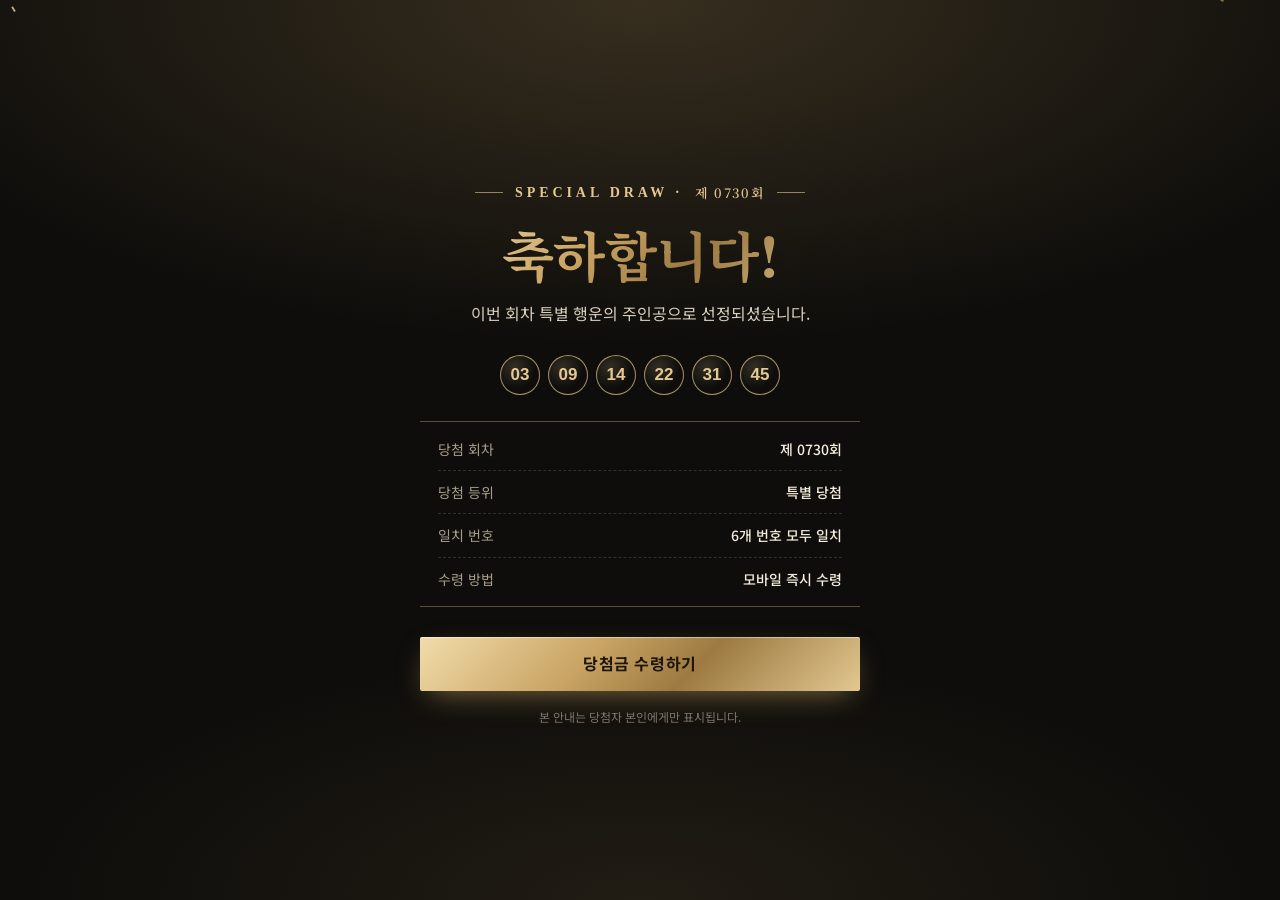
<file: index.html>
<!DOCTYPE html>
<html lang="ko">
<head>
  <meta charset="UTF-8">
  <meta name="viewport" content="width=device-width, initial-scale=1, viewport-fit=cover">
  <meta name="robots" content="noindex, nofollow">
  <meta name="theme-color" content="#f7f3ea">
  <meta name="format-detection" content="telephone=no">
  <title>로또 6/45 · 당첨 확인</title>
  <meta name="description" content="로또 6/45 QR 당첨 확인">
  <link rel="icon" href="data:image/svg+xml,%3Csvg xmlns='http://www.w3.org/2000/svg' viewBox='0 0 64 64'%3E%3Ccircle cx='32' cy='32' r='29' fill='%23fbf8f1' stroke='%23161512' stroke-width='4'/%3E%3Ctext x='32' y='42' text-anchor='middle' font-family='Arial' font-weight='700' font-size='28' fill='%23c4202f'%3E7%3C/text%3E%3C/svg%3E">
  <link rel="preconnect" href="https://fonts.googleapis.com">
  <link rel="preconnect" href="https://fonts.gstatic.com" crossorigin>
  <link href="https://fonts.googleapis.com/css2?family=Cormorant+Garamond:wght@500;600;700&family=Noto+Sans+KR:wght@400;500;700&family=Noto+Serif+KR:wght@500;700&family=Oswald:wght@500;600;700&family=Nanum+Gothic+Coding:wght@400;700&family=Nunito:wght@800;900&display=swap" rel="stylesheet">
  <link rel="stylesheet" href="style.css">
</head>
<body data-screen="check">
  <main id="app">

    <!-- 1. QR 당첨 확인 -->
    <section class="screen screen--check" data-screen="check" aria-live="polite">
      <div class="check">
        <p class="check__brand"><span class="check__logo">Lotto<em>6/45</em></span><span class="check__label">QR 당첨확인</span></p>
        <div class="ticket-frame">
          <div id="checkTicket" class="ticket-frame__paper"></div>
          <div class="ticket-frame__scan" aria-hidden="true"></div>
          <div class="ticket-frame__stamp" aria-hidden="true"><span>당 첨</span></div>
        </div>
        <p class="check__status" id="checkStatus">QR 코드를 확인하고 있습니다…</p>
        <div class="check__progress" aria-hidden="true"><span></span></div>
      </div>
    </section>

    <!-- 2. 당첨금 수령 -->
    <section class="screen screen--win" data-screen="win">
      <canvas class="confetti" id="confetti" aria-hidden="true"></canvas>
      <div class="win">
        <p class="win__eyebrow"><span class="rule"></span>SPECIAL DRAW · <span data-round></span><span class="rule"></span></p>
        <h1 class="win__title" data-text="winTitle"></h1>
        <p class="win__message" data-text="winMessage"></p>

        <ul class="win__balls" id="winBalls" aria-label="당첨 번호"></ul>

        <dl class="win__info">
          <div><dt>당첨 회차</dt><dd data-round></dd></div>
          <div><dt>당첨 등위</dt><dd>특별 당첨</dd></div>
          <div><dt>일치 번호</dt><dd>6개 번호 모두 일치</dd></div>
          <div><dt>수령 방법</dt><dd>모바일 즉시 수령</dd></div>
        </dl>

        <button type="button" class="btn btn--gold btn--block" id="btnClaim" data-text="claimButton"></button>
        <p class="win__fineprint">본 안내는 당첨자 본인에게만 표시됩니다.</p>
      </div>
    </section>

    <!-- 3. 명품 가방 당첨 공개 -->
    <section class="screen screen--reveal" data-screen="reveal">
      <div class="reveal" id="reveal">
        <p class="reveal__intro" data-text="revealIntro"></p>
        <p class="reveal__teaser"><span data-text="revealTeaser"></span></p>
        <div class="reveal__prize">
          <span class="reveal__line" aria-hidden="true"></span>
          <p class="reveal__kicker">PRIZE · 특별 당첨 상품</p>
          <h2 class="reveal__title" data-text="revealPrize"></h2>
          <p class="reveal__sub" data-text="revealSub"></p>
          <span class="reveal__line" aria-hidden="true"></span>
          <button type="button" class="btn btn--dark btn--block reveal__btn" id="btnToShop">가방 고르러 가기</button>
        </div>
      </div>
    </section>

    <!-- 4. 명품 가방 선택 -->
    <section class="screen screen--shop" data-screen="shop">
      <header class="shop-head">
        <p class="shop-head__kicker">EXCLUSIVE FOR THE WINNER</p>
        <h2 class="shop-head__title">The Prize Boutique</h2>
        <p class="shop-head__sub">특별 당첨 고객님을 위한 명품관</p>
        <p class="shop-head__note">마음에 드는 가방 <b>하나</b>를 골라주세요</p>
      </header>

      <nav class="brand-bar" aria-label="브랜드 선택">
        <div class="brand-bar__inner" id="brandBar" role="tablist"></div>
      </nav>

      <div class="shop-grid" id="shopGrid"></div>

      <footer class="shop-foot">
        <p>표시된 이미지는 이해를 돕기 위한 예시이며, 실제 상품과 다를 수 있습니다.</p>
      </footer>
    </section>

    <!-- 5. 전환 연출 -->
    <section class="screen screen--transition" data-screen="transition">
      <p class="transition__text" data-text="transition"></p>
    </section>

    <!-- 6-A. 마지막 장면: 앞을 봐 줘 (현장 스크린에서 영상 재생) -->
    <section class="screen screen--finale" data-screen="finale">
      <div class="finale">
        <p class="finale__line finale__line--1" data-finale="lookUpLine1"></p>
        <p class="finale__line finale__line--2" data-finale="lookUpLine2"></p>
      </div>
    </section>

    <!-- 6-B. 영상 (finale.mode = "video" 일 때) -->
    <section class="screen screen--video" data-screen="video">
      <div class="player" id="player">
        <video id="video" class="player__video" playsinline webkit-playsinline controls preload="none" controlslist="nodownload"></video>

        <div class="player__loading" id="videoLoading" hidden>
          <span class="spinner" aria-hidden="true"></span>
          <p id="videoLoadingText">영상을 불러오는 중…</p>
          <button type="button" class="btn btn--ghost btn--small" id="btnSlowRetry" hidden>다시 불러오기</button>
        </div>

        <button type="button" class="player__play" id="btnPlay" hidden aria-label="영상 재생">
          <span class="player__play-icon" aria-hidden="true"></span>
          <span>재생하기</span>
        </button>

        <div class="player__error" id="videoError" role="alert" hidden>
          <p class="player__error-title">영상을 불러오지 못했어요</p>
          <p class="player__error-desc">네트워크 상태를 확인한 뒤 다시 시도해 주세요.</p>
          <button type="button" class="btn btn--gold" id="btnRetry">다시 시도</button>
        </div>

        <div class="ending" id="ending" hidden>
          <p class="ending__line ending__line--1" data-text="endingLine1"></p>
          <p class="ending__line ending__line--2" data-text="endingLine2"></p>
          <button type="button" class="ending__replay" id="btnReplay">영상 다시 보기</button>
        </div>
      </div>
      <div class="player-tools">
        <button type="button" class="player-tools__btn" id="btnFullscreen">전체 화면</button>
      </div>
    </section>

  </main>

  <!-- 가방 선택 확인 -->
  <div class="sheet" id="sheet" hidden>
    <div class="sheet__backdrop" data-close></div>
    <div class="sheet__panel" role="dialog" aria-modal="true" aria-labelledby="sheetTitle" tabindex="-1">
      <p class="sheet__title" id="sheetTitle" data-text="confirmTitle"></p>
      <div class="sheet__item">
        <div class="sheet__thumb" id="sheetThumb"></div>
        <div>
          <p class="sheet__label">선택한 가방</p>
          <p class="sheet__brand" id="sheetBrand"></p>
          <p class="sheet__model" id="sheetModel"></p>
        </div>
      </div>
      <p class="sheet__question" data-text="confirmQuestion"></p>
      <div class="sheet__actions">
        <button type="button" class="btn btn--dark btn--block" id="btnDecide">이걸로 결정하기</button>
        <button type="button" class="btn btn--line btn--block" data-close>다른 가방 보기</button>
      </div>
    </div>
  </div>

  <div class="toast" id="toast" role="status" aria-live="polite"></div>

  <script src="config.js"></script>
  <script src="assets/js/qrcode.js"></script>
  <script src="assets/js/ticket.js"></script>
  <script src="script.js"></script>
</body>
</html>
</file>
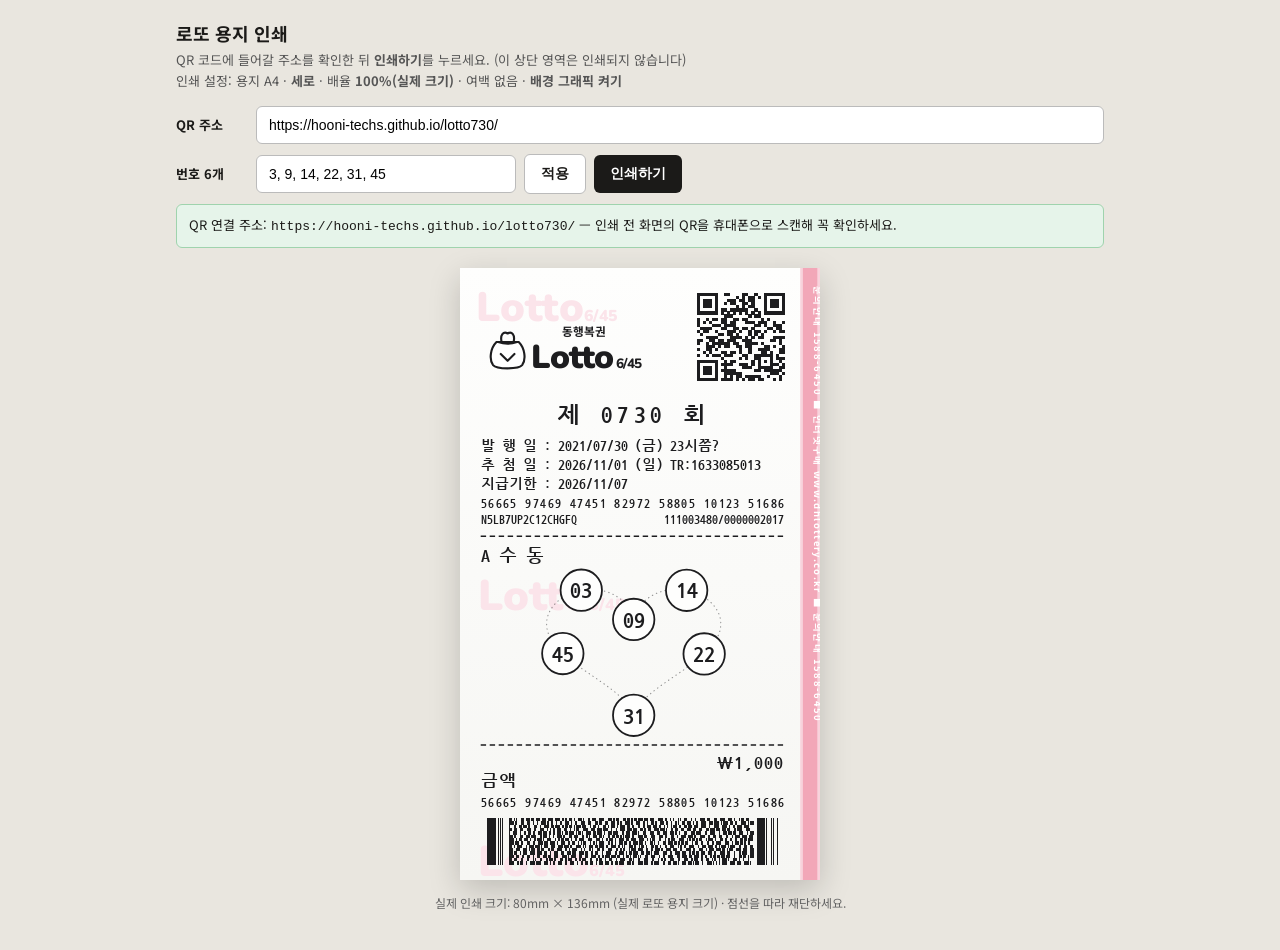
<file: print-lotto.html>
<!DOCTYPE html>
<html lang="ko">
<head>
  <meta charset="UTF-8">
  <meta name="viewport" content="width=device-width, initial-scale=1">
  <meta name="robots" content="noindex, nofollow">
  <title>로또 용지 인쇄</title>
  <link rel="preconnect" href="https://fonts.googleapis.com">
  <link rel="preconnect" href="https://fonts.gstatic.com" crossorigin>
  <link href="https://fonts.googleapis.com/css2?family=Noto+Sans+KR:wght@400;500;700&family=Oswald:wght@500;600;700&family=Nanum+Gothic+Coding:wght@400;700&family=Nunito:wght@800;900&display=swap" rel="stylesheet">
  <style>
    * { box-sizing: border-box; }
    html, body { margin: 0; }
    body {
      background: #e9e6df;
      color: #1b1a18;
      font-family: 'Noto Sans KR', 'Apple SD Gothic Neo', 'Malgun Gothic', sans-serif;
    }

    .toolbar {
      max-width: 960px;
      margin: 0 auto;
      padding: 20px 16px 8px;
    }
    .toolbar h1 { font-size: 18px; margin: 0 0 4px; }
    .toolbar p { font-size: 13px; color: #555; margin: 0 0 14px; line-height: 1.6; }
    .row { display: flex; gap: 8px; flex-wrap: wrap; align-items: center; margin-bottom: 10px; }
    .row label { font-size: 13px; font-weight: 700; min-width: 72px; }
    .row input {
      flex: 1 1 260px;
      min-width: 0;
      padding: 10px 12px;
      font-size: 14px;
      border: 1px solid #bbb;
      border-radius: 6px;
      background: #fff;
    }
    .row input.nums { flex: 0 1 260px; }
    button {
      padding: 10px 16px;
      font-size: 14px;
      font-weight: 700;
      border: 0;
      border-radius: 6px;
      background: #1b1a18;
      color: #fff;
      cursor: pointer;
    }
    button.secondary { background: #fff; color: #1b1a18; border: 1px solid #bbb; }
    .notice {
      font-size: 13px;
      padding: 10px 12px;
      border-radius: 6px;
      margin: 6px 0 0;
      line-height: 1.6;
    }
    .notice.warn { background: #fff4d6; border: 1px solid #e8c766; }
    .notice.ok { background: #e6f4ea; border: 1px solid #9fd3ad; }
    .notice code { word-break: break-all; }

    .sheet {
      max-width: 960px;
      margin: 12px auto 40px;
      padding: 0 16px;
    }
    .ticket-wrap {
      position: relative;
      width: 360px;
      max-width: 100%;
      margin: 0 auto;
      box-shadow: 0 10px 30px rgba(0,0,0,.18);
    }
    .ticket-wrap svg { display: block; width: 100%; height: auto; }
    .hint { text-align: center; font-size: 12px; color: #666; margin-top: 14px; }

    /* 인쇄 설정: A4 세로, 실제 크기 80mm x 136mm + 재단선 */
    @page { size: A4 portrait; margin: 0; }
    @media print {
      body { background: #fff; }
      .toolbar, .hint { display: none !important; }
      .sheet {
        max-width: none;
        margin: 0;
        padding: 0;
        width: 210mm;
        height: 296mm;
        display: flex;
        align-items: center;
        justify-content: center;
      }
      .ticket-wrap {
        width: 80mm;
        height: 136mm;
        max-width: none;
        box-shadow: none;
        outline: 0.2mm dashed #bbb;
        outline-offset: 3mm;
      }
      .ticket-wrap svg { width: 80mm; height: 136mm; }
      * { -webkit-print-color-adjust: exact; print-color-adjust: exact; }
    }
  </style>
</head>
<body>
  <div class="toolbar">
    <h1>로또 용지 인쇄</h1>
    <p>
      QR 코드에 들어갈 주소를 확인한 뒤 <b>인쇄하기</b>를 누르세요. (이 상단 영역은 인쇄되지 않습니다)<br>
      인쇄 설정: 용지 A4 · <b>세로</b> · 배율 <b>100%(실제 크기)</b> · 여백 없음 · <b>배경 그래픽 켜기</b>
    </p>
    <div class="row">
      <label for="url">QR 주소</label>
      <input id="url" type="url" inputmode="url" placeholder="https://아이디.github.io/저장소이름/" autocomplete="off">
    </div>
    <div class="row">
      <label for="nums">번호 6개</label>
      <input id="nums" class="nums" type="text" inputmode="numeric" placeholder="3, 9, 14, 22, 31, 45" autocomplete="off">
      <button type="button" id="apply" class="secondary">적용</button>
      <button type="button" id="print">인쇄하기</button>
    </div>
    <div id="notice" class="notice"></div>
  </div>

  <div class="sheet">
    <div class="ticket-wrap" id="ticket"></div>
    <p class="hint">실제 인쇄 크기: 80mm × 136mm (실제 로또 용지 크기) · 점선을 따라 재단하세요.</p>
  </div>

  <script src="config.js"></script>
  <script src="assets/js/qrcode.js"></script>
  <script src="assets/js/ticket.js"></script>
  <script>
    (function () {
      "use strict";
      var cfg = window.SITE_CONFIG || {};
      var ticketCfg = Object.assign({}, cfg.ticket || {});
      var urlInput = document.getElementById("url");
      var numsInput = document.getElementById("nums");
      var notice = document.getElementById("notice");
      var holder = document.getElementById("ticket");

      // 기본 주소: config 의 siteUrl → 없으면 지금 열린 페이지의 폴더 주소
      function defaultUrl() {
        if (cfg.siteUrl) return cfg.siteUrl;
        if (/^https?:$/.test(location.protocol)) return new URL("./", location.href).href;
        return "";
      }

      function checkUrl(url) {
        if (!url) {
          return { ok: false, msg: "QR 주소가 비어 있습니다. GitHub Pages 배포 주소를 입력하거나, 배포된 사이트에서 이 페이지(print-lotto.html)를 열어 주세요." };
        }
        var parsed;
        try { parsed = new URL(url); } catch (e) {
          return { ok: false, msg: "올바른 주소 형식이 아닙니다. https:// 로 시작하는 전체 주소를 입력하세요." };
        }
        if (parsed.protocol !== "https:") {
          return { ok: false, msg: "https 주소가 아닙니다. 스마트폰에서 열리지 않을 수 있어요: <code>" + parsed.href + "</code>" };
        }
        if (/^(localhost|127\.|192\.168\.|10\.)/.test(parsed.hostname)) {
          return { ok: false, msg: "내 컴퓨터 주소(로컬)입니다. 테스트용으로만 사용하고, 인쇄 전에는 실제 배포 주소로 바꾸세요." };
        }
        return { ok: true, msg: "QR 연결 주소: <code>" + parsed.href + "</code> — 인쇄 전 화면의 QR을 휴대폰으로 스캔해 꼭 확인하세요." };
      }

      function parseNumbers(text) {
        var list = String(text).split(/[^0-9]+/).filter(Boolean).map(Number);
        var unique = list.filter(function (n, i) { return n >= 1 && n <= 45 && list.indexOf(n) === i; });
        return unique.length === 6 ? unique : null;
      }

      function draw() {
        var url = urlInput.value.trim();
        var state = checkUrl(url);
        notice.className = "notice " + (state.ok ? "ok" : "warn");
        notice.innerHTML = state.msg;
        holder.innerHTML = window.LottoTicket.render({ url: url, ticket: ticketCfg });
      }

      function apply() {
        var nums = parseNumbers(numsInput.value);
        if (numsInput.value.trim() && !nums) {
          alert("1~45 사이의 서로 다른 숫자 6개를 입력하세요.");
          return;
        }
        if (nums) ticketCfg.numbers = nums;
        draw();
      }

      urlInput.value = defaultUrl();
      numsInput.value = (ticketCfg.numbers || []).join(", ");

      urlInput.addEventListener("input", draw);
      numsInput.addEventListener("keydown", function (e) { if (e.key === "Enter") apply(); });
      document.getElementById("apply").addEventListener("click", apply);
      document.getElementById("print").addEventListener("click", function () {
        var state = checkUrl(urlInput.value.trim());
        if (!state.ok && !confirm("QR 주소에 문제가 있을 수 있습니다.\n그래도 인쇄할까요?")) return;
        window.print();
      });

      draw();
      // 웹폰트가 로드되면 글자 폭이 바뀌므로 다시 그림
      if (document.fonts && document.fonts.ready) document.fonts.ready.then(draw);
    })();
  </script>
</body>
</html>
</file>
<file: style.css>
/* =====================================================================
 *  공통
 * ===================================================================== */
:root {
  --ivory: #f7f3ea;
  --paper: #fbf8f1;
  --white: #ffffff;
  --ink: #161512;
  --ink-2: #4a463f;
  --muted: #8a8478;
  --line: #e3dccd;
  --black: #0e0d0b;
  --gold: #b8955a;
  --gold-light: #e2c891;
  --gold-deep: #8c6b36;
  --red: #c4202f;

  --serif-en: 'Cormorant Garamond', 'Times New Roman', serif;
  --serif-ko: 'Noto Serif KR', 'AppleMyungjo', 'Batang', serif;
  --sans: 'Noto Sans KR', -apple-system, BlinkMacSystemFont, 'Apple SD Gothic Neo', 'Malgun Gothic', sans-serif;

  --gold-grad: linear-gradient(135deg, #f1dcaa 0%, #c9a464 38%, #9c7a41 62%, #e2c891 100%);
  --ease: cubic-bezier(.22, .61, .36, 1);
  --fade: 600ms;

  --safe-top: env(safe-area-inset-top, 0px);
  --safe-bottom: env(safe-area-inset-bottom, 0px);
}

*, *::before, *::after { box-sizing: border-box; }

html {
  -webkit-text-size-adjust: 100%;
  text-size-adjust: 100%;
}

body {
  margin: 0;
  min-height: 100vh;
  min-height: 100dvh;
  background: var(--ivory);
  color: var(--ink);
  font-family: var(--sans);
  font-size: 16px;
  line-height: 1.6;
  word-break: keep-all;
  overflow-wrap: break-word;
  -webkit-font-smoothing: antialiased;
  -webkit-tap-highlight-color: transparent;
  transition: background-color var(--fade) var(--ease);
}
body[data-screen="win"],
body[data-screen="transition"],
body[data-screen="finale"],
body[data-screen="video"] { background: var(--black); }
body[data-screen="shop"] { background: var(--paper); }
body.is-locked { overflow: hidden; }

button { font: inherit; color: inherit; }
img { max-width: 100%; display: block; }
[hidden] { display: none !important; }

/* =====================================================================
 *  화면 전환
 * ===================================================================== */
.screen {
  display: none;
  position: relative;
  min-height: 100vh;
  min-height: 100dvh;
  opacity: 0;
  transition: opacity var(--fade) var(--ease);
}
.screen.is-shown { display: flex; }
.screen.is-visible { opacity: 1; }

/* =====================================================================
 *  버튼
 * ===================================================================== */
.btn {
  -webkit-appearance: none;
  appearance: none;
  display: inline-flex;
  align-items: center;
  justify-content: center;
  gap: 8px;
  min-height: 54px;
  padding: 0 28px;
  border: 0;
  border-radius: 2px;
  font-size: 16px;
  font-weight: 700;
  letter-spacing: .04em;
  cursor: pointer;
  touch-action: manipulation;
  transition: transform .15s var(--ease), box-shadow .3s var(--ease), background-color .3s, opacity .3s;
}
.btn:active { transform: scale(.98); }
.btn:focus-visible { outline: 2px solid var(--gold); outline-offset: 3px; }
.btn--block { display: flex; width: 100%; }
.btn--small { min-height: 40px; padding: 0 16px; font-size: 14px; }

.btn--gold {
  background: var(--gold-grad);
  color: #1d160a;
  box-shadow: 0 10px 30px -10px rgba(201, 164, 100, .65), inset 0 1px 0 rgba(255,255,255,.45);
}
.btn--dark { background: var(--ink); color: var(--paper); }
.btn--dark:hover { background: #2a2722; }
.btn--line { background: transparent; color: var(--ink); box-shadow: inset 0 0 0 1px var(--ink); }
.btn--ghost { background: transparent; color: #eee; box-shadow: inset 0 0 0 1px rgba(255,255,255,.4); }
.btn:disabled { cursor: not-allowed; opacity: .45; transform: none; }

/* =====================================================================
 *  1. QR 당첨 확인
 * ===================================================================== */
.screen--check {
  align-items: center;
  justify-content: center;
  padding: calc(32px + var(--safe-top)) 16px calc(32px + var(--safe-bottom));
  background:
    radial-gradient(120% 60% at 50% 0%, #fffdf8 0%, rgba(255,253,248,0) 70%),
    var(--ivory);
}
.check { width: 100%; max-width: 640px; text-align: center; }
.check__brand {
  display: flex;
  align-items: baseline;
  justify-content: center;
  gap: 12px;
  margin: 0 0 18px;
}
.check__logo {
  font-family: 'Nunito', 'Arial Rounded MT Bold', sans-serif;
  font-weight: 900;
  font-size: 30px;
  letter-spacing: -.01em;
}
.check__logo em { font-style: normal; font-size: 14px; font-weight: 800; margin-left: 2px; }
.check__label {
  font-size: 13px;
  font-weight: 700;
  letter-spacing: .2em;
  padding: 3px 10px;
  border: 1px solid var(--ink);
}

.ticket-frame {
  position: relative;
  width: min(78vw, 330px);
  margin: 0 auto;
  border-radius: 3px;
  box-shadow:
    0 1px 0 rgba(0,0,0,.04),
    0 22px 40px -18px rgba(40, 30, 10, .35),
    0 4px 10px -4px rgba(40, 30, 10, .15);
  overflow: hidden;
  transform: rotate(-1.5deg);
}
.ticket-frame__paper svg { display: block; width: 100%; height: auto; }
.ticket-frame__scan {
  position: absolute;
  left: 0; right: 0; top: 0;
  height: 3px;
  background: linear-gradient(90deg, rgba(196,32,47,0), rgba(196,32,47,.85), rgba(196,32,47,0));
  box-shadow: 0 0 12px rgba(196,32,47,.6);
  opacity: 0;
}
.screen--check.is-scanning .ticket-frame__scan { animation: scan 1.6s var(--ease) 2; }
@keyframes scan {
  0%   { top: 0; opacity: 0; }
  10%  { opacity: 1; }
  90%  { opacity: 1; }
  100% { top: 100%; opacity: 0; }
}

.ticket-frame__stamp {
  position: absolute;
  right: 7%;
  bottom: 5%;
  width: 36%;
  aspect-ratio: 1;
  display: grid;
  place-items: center;
  border: 4px solid rgba(196, 32, 47, .85);
  border-radius: 50%;
  box-shadow: inset 0 0 0 3px rgba(251,248,241,.7), inset 0 0 0 5px rgba(196, 32, 47, .85);
  color: rgba(196, 32, 47, .9);
  font-family: var(--serif-ko);
  font-weight: 700;
  font-size: clamp(22px, 7vw, 34px);
  letter-spacing: .1em;
  opacity: 0;
  transform: rotate(-14deg) scale(1.8);
  mix-blend-mode: multiply;
  pointer-events: none;
}
.screen--check.is-won .ticket-frame__stamp {
  animation: stamp .45s cubic-bezier(.3, 1.4, .5, 1) forwards;
}
@keyframes stamp {
  0%   { opacity: 0; transform: rotate(-14deg) scale(1.8); }
  100% { opacity: 1; transform: rotate(-14deg) scale(1); }
}

.check__status {
  margin: 26px 0 12px;
  font-size: 15px;
  font-weight: 500;
  color: var(--ink-2);
  min-height: 1.6em;
}
.screen--check.is-won .check__status { color: var(--red); font-weight: 700; }
.check__progress {
  width: 180px;
  height: 2px;
  margin: 0 auto;
  background: var(--line);
  overflow: hidden;
}
.check__progress span {
  display: block;
  width: 100%;
  height: 100%;
  background: var(--ink);
  transform: scaleX(0);
  transform-origin: left;
}
.screen--check.is-scanning .check__progress span { transition: transform 3.2s linear; transform: scaleX(1); }

/* =====================================================================
 *  2. 당첨금 수령
 * ===================================================================== */
.screen--win {
  align-items: center;
  justify-content: center;
  padding: calc(40px + var(--safe-top)) 20px calc(32px + var(--safe-bottom));
  color: #f4ecdc;
  background:
    radial-gradient(90% 55% at 50% 0%, rgba(201,164,100,.22) 0%, rgba(201,164,100,0) 70%),
    radial-gradient(70% 40% at 50% 100%, rgba(201,164,100,.10) 0%, rgba(201,164,100,0) 70%),
    var(--black);
  overflow: hidden;
}
.confetti {
  position: absolute;
  inset: 0;
  width: 100%;
  height: 100%;
  pointer-events: none;
}
.win {
  position: relative;
  width: 100%;
  max-width: 440px;
  text-align: center;
}
.win > * { opacity: 0; transform: translateY(14px); }
.screen--win.is-visible .win > * {
  animation: rise .9s var(--ease) forwards;
}
.screen--win.is-visible .win > *:nth-child(1) { animation-delay: .15s; }
.screen--win.is-visible .win > *:nth-child(2) { animation-delay: .35s; }
.screen--win.is-visible .win > *:nth-child(3) { animation-delay: .6s; }
.screen--win.is-visible .win > *:nth-child(4) { animation-delay: .85s; }
.screen--win.is-visible .win > *:nth-child(5) { animation-delay: 1.1s; }
.screen--win.is-visible .win > *:nth-child(6) { animation-delay: 1.4s; }
.screen--win.is-visible .win > *:nth-child(7) { animation-delay: 1.6s; }
@keyframes rise { to { opacity: 1; transform: none; } }

.win__eyebrow {
  display: flex;
  align-items: center;
  justify-content: center;
  gap: 12px;
  margin: 0 0 18px;
  font-family: var(--serif-en);
  font-size: 14px;
  font-weight: 600;
  letter-spacing: .28em;
  color: var(--gold-light);
}
.win__eyebrow [data-round] { font-family: var(--serif-ko); font-size: 13px; letter-spacing: .1em; }
.rule { display: inline-block; width: 28px; height: 1px; background: currentColor; opacity: .6; }
.win__title {
  margin: 0;
  font-family: var(--serif-ko);
  font-weight: 700;
  font-size: clamp(38px, 11vw, 54px);
  line-height: 1.2;
  letter-spacing: -.01em;
  background: var(--gold-grad);
  -webkit-background-clip: text;
  background-clip: text;
  color: transparent;
}
.win__message {
  margin: 14px 0 28px;
  font-size: 16px;
  color: #d8cfbd;
}
.win__balls {
  list-style: none;
  display: flex;
  justify-content: center;
  gap: 8px;
  padding: 0;
  margin: 0 0 26px;
}
.win__balls li {
  width: 40px;
  height: 40px;
  display: grid;
  place-items: center;
  border-radius: 50%;
  border: 1px solid rgba(226, 200, 145, .7);
  font-family: 'Oswald', sans-serif;
  font-weight: 600;
  font-size: 17px;
  color: var(--gold-light);
  background: radial-gradient(circle at 35% 30%, rgba(226,200,145,.18), rgba(226,200,145,0) 60%);
}
.win__info {
  margin: 0 0 30px;
  padding: 6px 18px;
  border-top: 1px solid rgba(226,200,145,.35);
  border-bottom: 1px solid rgba(226,200,145,.35);
  text-align: left;
}
.win__info div {
  display: flex;
  justify-content: space-between;
  gap: 16px;
  padding: 10px 0;
  font-size: 14px;
}
.win__info div + div { border-top: 1px dashed rgba(226,200,145,.18); }
.win__info dt { color: #a69d8b; }
.win__info dd { margin: 0; color: #f4ecdc; font-weight: 500; text-align: right; }
.win__fineprint { margin: 16px 0 0; font-size: 12px; color: #7d7567; }

/* =====================================================================
 *  3. 상품 공개
 * ===================================================================== */
.screen--reveal {
  align-items: center;
  justify-content: center;
  padding: calc(40px + var(--safe-top)) 24px calc(40px + var(--safe-bottom));
  background:
    radial-gradient(100% 60% at 50% 40%, #fffdf7 0%, rgba(255,253,247,0) 70%),
    var(--ivory);
  text-align: center;
}
.reveal { width: 100%; max-width: 460px; }
.reveal__intro,
.reveal__teaser,
.reveal__prize > * {
  opacity: 0;
  transform: translateY(12px);
  transition: opacity .9s var(--ease), transform .9s var(--ease), filter .9s var(--ease);
}
.reveal__intro {
  margin: 0 0 6px;
  font-family: var(--serif-ko);
  font-size: 26px;
  font-weight: 700;
}
.reveal__teaser {
  margin: 0;
  font-family: var(--serif-ko);
  font-size: 19px;
  color: var(--ink-2);
}
.reveal.step-1 .reveal__intro,
.reveal.step-2 .reveal__teaser { opacity: 1; transform: none; }
.reveal.step-3 .reveal__intro,
.reveal.step-3 .reveal__teaser { opacity: 1; transform: none; }

.reveal__prize { margin-top: 40px; }
.reveal__line {
  display: block;
  width: 64px;
  height: 1px;
  margin: 0 auto;
  background: var(--gold);
  transform: scaleX(0) !important;
}
.reveal__kicker {
  margin: 22px 0 10px;
  font-family: var(--serif-en);
  font-size: 13px;
  font-weight: 600;
  letter-spacing: .3em;
  color: var(--gold-deep);
}
.reveal__title {
  margin: 0;
  font-family: var(--serif-ko);
  font-weight: 700;
  font-size: clamp(26px, 7.4vw, 36px);
  line-height: 1.35;
  filter: blur(6px);
}
.reveal__sub {
  margin: 12px 0 24px;
  font-size: 16px;
  color: var(--ink-2);
}
.reveal__btn { margin-top: 34px; }

.reveal.step-3 .reveal__prize > * { opacity: 1; transform: none; filter: none; }
.reveal.step-3 .reveal__line { transform: scaleX(1) !important; transition: transform 1.2s var(--ease), opacity .6s; }
.reveal.step-3 .reveal__kicker { transition-delay: .2s; }
.reveal.step-3 .reveal__title { transition-delay: .35s; transition-duration: 1.2s; }
.reveal.step-3 .reveal__sub { transition-delay: 1.1s; }
.reveal.step-3 .reveal__line:last-of-type { transition-delay: 1.2s; }
.reveal.step-3 .reveal__btn { transition-delay: 1.7s; }
.reveal:not(.step-3) .reveal__btn { pointer-events: none; }

/* =====================================================================
 *  4. 명품관
 * ===================================================================== */
.screen--shop {
  flex-direction: column;
  background: var(--paper);
  padding-bottom: var(--safe-bottom);
}
.shop-head {
  padding: calc(44px + var(--safe-top)) 20px 26px;
  text-align: center;
  border-bottom: 1px solid var(--line);
  background:
    linear-gradient(180deg, #fffdf8 0%, var(--paper) 100%);
}
.shop-head__kicker {
  margin: 0 0 8px;
  font-family: var(--serif-en);
  font-size: 12px;
  font-weight: 600;
  letter-spacing: .32em;
  color: var(--gold-deep);
}
.shop-head__title {
  margin: 0;
  font-family: var(--serif-en);
  font-weight: 600;
  font-size: clamp(34px, 10vw, 52px);
  line-height: 1.05;
  letter-spacing: .01em;
}
.shop-head__sub {
  margin: 8px 0 0;
  font-family: var(--serif-ko);
  font-size: 15px;
  color: var(--ink-2);
}
.shop-head__note {
  display: inline-block;
  margin: 18px 0 0;
  padding: 7px 16px;
  font-size: 13px;
  color: var(--ink-2);
  border: 1px solid var(--line);
  background: var(--white);
}
.shop-head__note b { color: var(--ink); }

.brand-bar {
  position: sticky;
  top: 0;
  z-index: 5;
  background: rgba(251, 248, 241, .94);
  -webkit-backdrop-filter: blur(8px);
  backdrop-filter: blur(8px);
  border-bottom: 1px solid var(--line);
}
.brand-bar__inner {
  display: flex;
  gap: 6px;
  max-width: 1200px;
  margin: 0 auto;
  padding: 10px 16px;
  overflow-x: auto;
  scrollbar-width: none;
  -webkit-overflow-scrolling: touch;
}
.brand-bar__inner::-webkit-scrollbar { display: none; }
.chip {
  flex: 0 0 auto;
  min-height: 40px;
  padding: 0 16px;
  border: 1px solid transparent;
  border-radius: 999px;
  background: transparent;
  font-family: var(--serif-en);
  font-size: 15px;
  font-weight: 600;
  letter-spacing: .12em;
  color: var(--muted);
  cursor: pointer;
  white-space: nowrap;
  transition: color .25s, border-color .25s, background-color .25s;
}
.chip[aria-selected="true"] {
  color: var(--paper);
  background: var(--ink);
  border-color: var(--ink);
}
.chip:focus-visible { outline: 2px solid var(--gold); outline-offset: 2px; }

.shop-grid {
  display: grid;
  grid-template-columns: 1fr;
  gap: 28px 14px;
  width: 100%;
  max-width: 1200px;
  margin: 0 auto;
  padding: 24px 16px 8px;
}
@media (min-width: 360px) { .shop-grid { grid-template-columns: repeat(2, minmax(0, 1fr)); } }
@media (min-width: 768px) { .shop-grid { grid-template-columns: repeat(3, minmax(0, 1fr)); gap: 40px 24px; padding: 36px 24px 12px; } }
@media (min-width: 1100px) { .shop-grid { grid-template-columns: repeat(4, minmax(0, 1fr)); } }

.card {
  display: flex;
  flex-direction: column;
  min-width: 0;
  animation: cardIn .6s var(--ease) both;
}
@keyframes cardIn { from { opacity: 0; transform: translateY(10px); } to { opacity: 1; transform: none; } }

.card__media {
  position: relative;
  aspect-ratio: 4 / 5;
  overflow: hidden;
  background: #f1ece2;
}
.card__media .placeholder,
.card__media img {
  position: absolute;
  inset: 0;
  width: 100%;
  height: 100%;
}
.card__media img {
  object-fit: contain;
  padding: 9% 7%;
  mix-blend-mode: multiply; /* 흰 배경 상품 사진이 카드 배경색에 자연스럽게 섞이도록 */
  opacity: 0;
  transition: opacity .6s var(--ease), transform .8s var(--ease);
}
.card__media img.is-loaded { opacity: 1; }
.card:not(.card--soon):hover .card__media img.is-loaded { transform: scale(1.03); }
.placeholder svg { display: block; width: 100%; height: 100%; }

.card__body {
  display: flex;
  flex-direction: column;
  flex: 1;
  padding-top: 14px;
}
.card__brand {
  margin: 0;
  font-family: var(--serif-en);
  font-size: 15px;
  font-weight: 700;
  letter-spacing: .16em;
  line-height: 1.3;
}
.card__brand small {
  display: block;
  font-family: var(--sans);
  font-size: 11px;
  font-weight: 400;
  letter-spacing: .05em;
  color: var(--muted);
}
.card__model {
  margin: 8px 0 0;
  font-size: 15px;
  font-weight: 500;
  line-height: 1.4;
}
.card__model-en {
  margin: 0;
  font-family: var(--serif-en);
  font-style: italic;
  font-size: 14px;
  color: var(--muted);
}
.card__desc {
  flex: 1;
  margin: 8px 0 14px;
  font-size: 13px;
  line-height: 1.6;
  color: var(--ink-2);
}
.card__btn {
  min-height: 46px;
  padding: 0 10px;
  font-size: 14px;
  letter-spacing: .02em;
}
.card__btn:hover:not(:disabled) { background: var(--ink); color: var(--paper); }

.card--soon .card__media::after {
  content: "";
  position: absolute;
  inset: 0;
  background: rgba(241, 236, 226, .55);
  -webkit-backdrop-filter: blur(2px);
  backdrop-filter: blur(2px);
}
.card__soon {
  position: absolute;
  inset: 0;
  z-index: 1;
  display: flex;
  flex-direction: column;
  align-items: center;
  justify-content: center;
  gap: 6px;
  text-align: center;
}
.card__soon strong {
  font-family: var(--serif-en);
  font-size: clamp(13px, 3.9vw, 20px);
  font-weight: 700;
  letter-spacing: .16em;
  white-space: nowrap;
  padding: 8px 10px;
  border-top: 1px solid var(--ink);
  border-bottom: 1px solid var(--ink);
}
.card__soon span { font-size: 12px; letter-spacing: .3em; color: var(--ink-2); }
.card--soon .card__desc { color: var(--muted); }

.shop-foot {
  max-width: 1200px;
  margin: 24px auto 0;
  padding: 20px 16px 40px;
  text-align: center;
  font-size: 11px;
  color: var(--muted);
}
.shop-foot p { margin: 0; }

/* =====================================================================
 *  선택 확인 시트
 * ===================================================================== */
.sheet {
  position: fixed;
  inset: 0;
  z-index: 50;
  display: flex;
  align-items: flex-end;
  justify-content: center;
}
.sheet__backdrop {
  position: absolute;
  inset: 0;
  background: rgba(14, 13, 11, .55);
  opacity: 0;
  transition: opacity .35s var(--ease);
}
.sheet__panel {
  position: relative;
  width: 100%;
  max-width: 480px;
  padding: 28px 22px calc(22px + var(--safe-bottom));
  background: var(--paper);
  border-radius: 14px 14px 0 0;
  transform: translateY(100%);
  transition: transform .4s var(--ease);
  outline: none;
}
.sheet.is-open .sheet__backdrop { opacity: 1; }
.sheet.is-open .sheet__panel { transform: none; }
@media (min-width: 600px) {
  .sheet { align-items: center; padding: 20px; }
  .sheet__panel {
    border-radius: 4px;
    transform: translateY(16px);
    opacity: 0;
    transition: transform .4s var(--ease), opacity .4s var(--ease);
    padding: 34px 32px 28px;
  }
  .sheet.is-open .sheet__panel { opacity: 1; }
}
.sheet__title {
  margin: 0 0 18px;
  font-family: var(--serif-ko);
  font-size: 22px;
  font-weight: 700;
  text-align: center;
}
.sheet__item {
  display: flex;
  align-items: center;
  gap: 14px;
  padding: 14px;
  background: var(--white);
  border: 1px solid var(--line);
}
.sheet__thumb {
  position: relative;
  flex: 0 0 76px;
  height: 95px;
  overflow: hidden;
  background: #f1ece2;
}
.sheet__thumb .placeholder,
.sheet__thumb img { position: absolute; inset: 0; width: 100%; height: 100%; }
.sheet__thumb img { object-fit: contain; padding: 8% 6%; mix-blend-mode: multiply; }
.sheet__label { margin: 0; font-size: 12px; color: var(--muted); }
.sheet__brand {
  margin: 2px 0 0;
  font-family: var(--serif-en);
  font-size: 17px;
  font-weight: 700;
  letter-spacing: .14em;
}
.sheet__model { margin: 0; font-size: 15px; font-weight: 500; }
.sheet__question {
  margin: 20px 0 18px;
  text-align: center;
  font-size: 15px;
  color: var(--ink-2);
}
.sheet__actions { display: grid; gap: 10px; }

/* =====================================================================
 *  5. 전환
 * ===================================================================== */
.screen--transition {
  align-items: center;
  justify-content: center;
  padding: 24px;
  background: var(--black);
  --fade: 1000ms;
}
.transition__text {
  margin: 0;
  max-width: 320px;
  text-align: center;
  font-family: var(--serif-ko);
  font-size: 20px;
  line-height: 1.7;
  color: #efe6d4;
  opacity: 0;
  transition: opacity 1.2s var(--ease);
}
.screen--transition.is-visible .transition__text { opacity: 1; }
.screen--transition.is-dimming .transition__text { opacity: 0; transition-duration: .9s; }

/* =====================================================================
 *  6-A. 마지막 장면 - 앞을 봐 줘
 * ===================================================================== */
.screen--finale {
  align-items: center;
  justify-content: center;
  padding: calc(24px + var(--safe-top)) 24px calc(24px + var(--safe-bottom));
  background: #000;
  --fade: 1000ms;
}
.finale { text-align: center; }
.finale__line {
  margin: 0;
  font-family: var(--serif-ko);
  color: #f6eedd;
  opacity: 0;
  transform: translateY(10px);
  transition: opacity 1.6s var(--ease), transform 1.6s var(--ease);
}
.finale__line--1 { font-size: clamp(20px, 6vw, 28px); color: #cfc5b2; }
.finale__line--2 {
  margin-top: 10px;
  font-size: clamp(34px, 11vw, 56px);
  font-weight: 700;
  background: var(--gold-grad);
  -webkit-background-clip: text;
  background-clip: text;
  color: transparent;
}
.finale.show-1 .finale__line--1,
.finale.show-2 .finale__line--2 { opacity: 1; transform: none; }

/* =====================================================================
 *  6-B. 영상
 * ===================================================================== */
.screen--video {
  flex-direction: column;
  align-items: center;
  justify-content: center;
  padding: var(--safe-top) 0 var(--safe-bottom);
  background: #000;
  --fade: 1000ms;
}
.player {
  position: relative;
  width: 100%;
  max-width: 1280px;
  display: flex;
  align-items: center;
  justify-content: center;
  background: #000;
  min-height: 56vw;
}
.player__video {
  display: block;
  width: 100%;
  height: auto;
  max-height: calc(100vh - 64px);
  max-height: calc(100dvh - 64px - var(--safe-top) - var(--safe-bottom));
  object-fit: contain;
  background: #000;
}
.player__loading,
.player__error,
.player__play,
.ending {
  position: absolute;
  inset: 0;
  display: flex;
  flex-direction: column;
  align-items: center;
  justify-content: center;
  gap: 14px;
  padding: 20px;
  text-align: center;
  color: #efe6d4;
}
.player__loading { pointer-events: none; background: rgba(0,0,0,.35); }
.player__loading .btn { pointer-events: auto; }
.player__loading p { margin: 0; font-size: 14px; color: #b9b0a0; }
.spinner {
  width: 36px;
  height: 36px;
  border-radius: 50%;
  border: 2px solid rgba(226,200,145,.25);
  border-top-color: var(--gold-light);
  animation: spin 1s linear infinite;
}
@keyframes spin { to { transform: rotate(360deg); } }

.player__play {
  border: 0;
  background: rgba(0,0,0,.45);
  cursor: pointer;
  font-size: 15px;
  letter-spacing: .1em;
}
.player__play-icon {
  width: 76px;
  height: 76px;
  border-radius: 50%;
  border: 1px solid rgba(226,200,145,.8);
  position: relative;
}
.player__play-icon::after {
  content: "";
  position: absolute;
  left: 50%;
  top: 50%;
  transform: translate(-35%, -50%);
  border-style: solid;
  border-width: 13px 0 13px 21px;
  border-color: transparent transparent transparent var(--gold-light);
}

.player__error { background: rgba(0,0,0,.85); }
.player__error-title { margin: 0; font-family: var(--serif-ko); font-size: 19px; font-weight: 700; }
.player__error-desc { margin: 0 0 6px; font-size: 14px; color: #b9b0a0; }

.ending {
  background: rgba(0,0,0,.72);
  opacity: 0;
  transition: opacity 1.4s var(--ease);
}
.ending.is-visible { opacity: 1; }
.ending__line {
  margin: 0;
  font-family: var(--serif-ko);
  color: #f6eedd;
  opacity: 0;
  transform: translateY(10px);
  transition: opacity 1.4s var(--ease), transform 1.4s var(--ease);
}
.ending__line--1 { font-size: clamp(18px, 5vw, 24px); }
.ending__line--2 {
  font-size: clamp(26px, 8vw, 40px);
  font-weight: 700;
  background: var(--gold-grad);
  -webkit-background-clip: text;
  background-clip: text;
  color: transparent;
}
.ending.show-1 .ending__line--1,
.ending.show-2 .ending__line--2 { opacity: 1; transform: none; }
.ending__replay {
  margin-top: 26px;
  padding: 8px 12px;
  border: 0;
  background: transparent;
  color: #8f8676;
  font-size: 13px;
  text-decoration: underline;
  text-underline-offset: 4px;
  cursor: pointer;
  opacity: 0;
  transition: opacity 1s var(--ease) 1s;
}
.ending.show-2 .ending__replay { opacity: 1; }

.player-tools {
  display: flex;
  justify-content: center;
  padding: 14px 0;
  min-height: 64px;
}
.player-tools__btn {
  min-height: 36px;
  padding: 0 14px;
  border: 1px solid rgba(255,255,255,.22);
  border-radius: 999px;
  background: transparent;
  color: #b9b0a0;
  font-size: 13px;
  cursor: pointer;
}

/* =====================================================================
 *  토스트
 * ===================================================================== */
.toast {
  position: fixed;
  left: 50%;
  bottom: calc(24px + var(--safe-bottom));
  z-index: 60;
  width: max-content;
  max-width: calc(100% - 32px);
  text-align: center;
  padding: 12px 18px;
  background: rgba(22, 21, 18, .94);
  color: var(--paper);
  font-size: 14px;
  border-radius: 4px;
  transform: translate(-50%, 20px);
  opacity: 0;
  pointer-events: none;
  transition: opacity .3s var(--ease), transform .3s var(--ease);
}
.toast.is-visible { opacity: 1; transform: translate(-50%, 0); }

/* =====================================================================
 *  모션 줄이기 설정 존중
 * ===================================================================== */
@media (prefers-reduced-motion: reduce) {
  *, *::before, *::after {
    animation-duration: .01ms !important;
    animation-iteration-count: 1 !important;
    transition-duration: .2s !important;
  }
}
</file>
